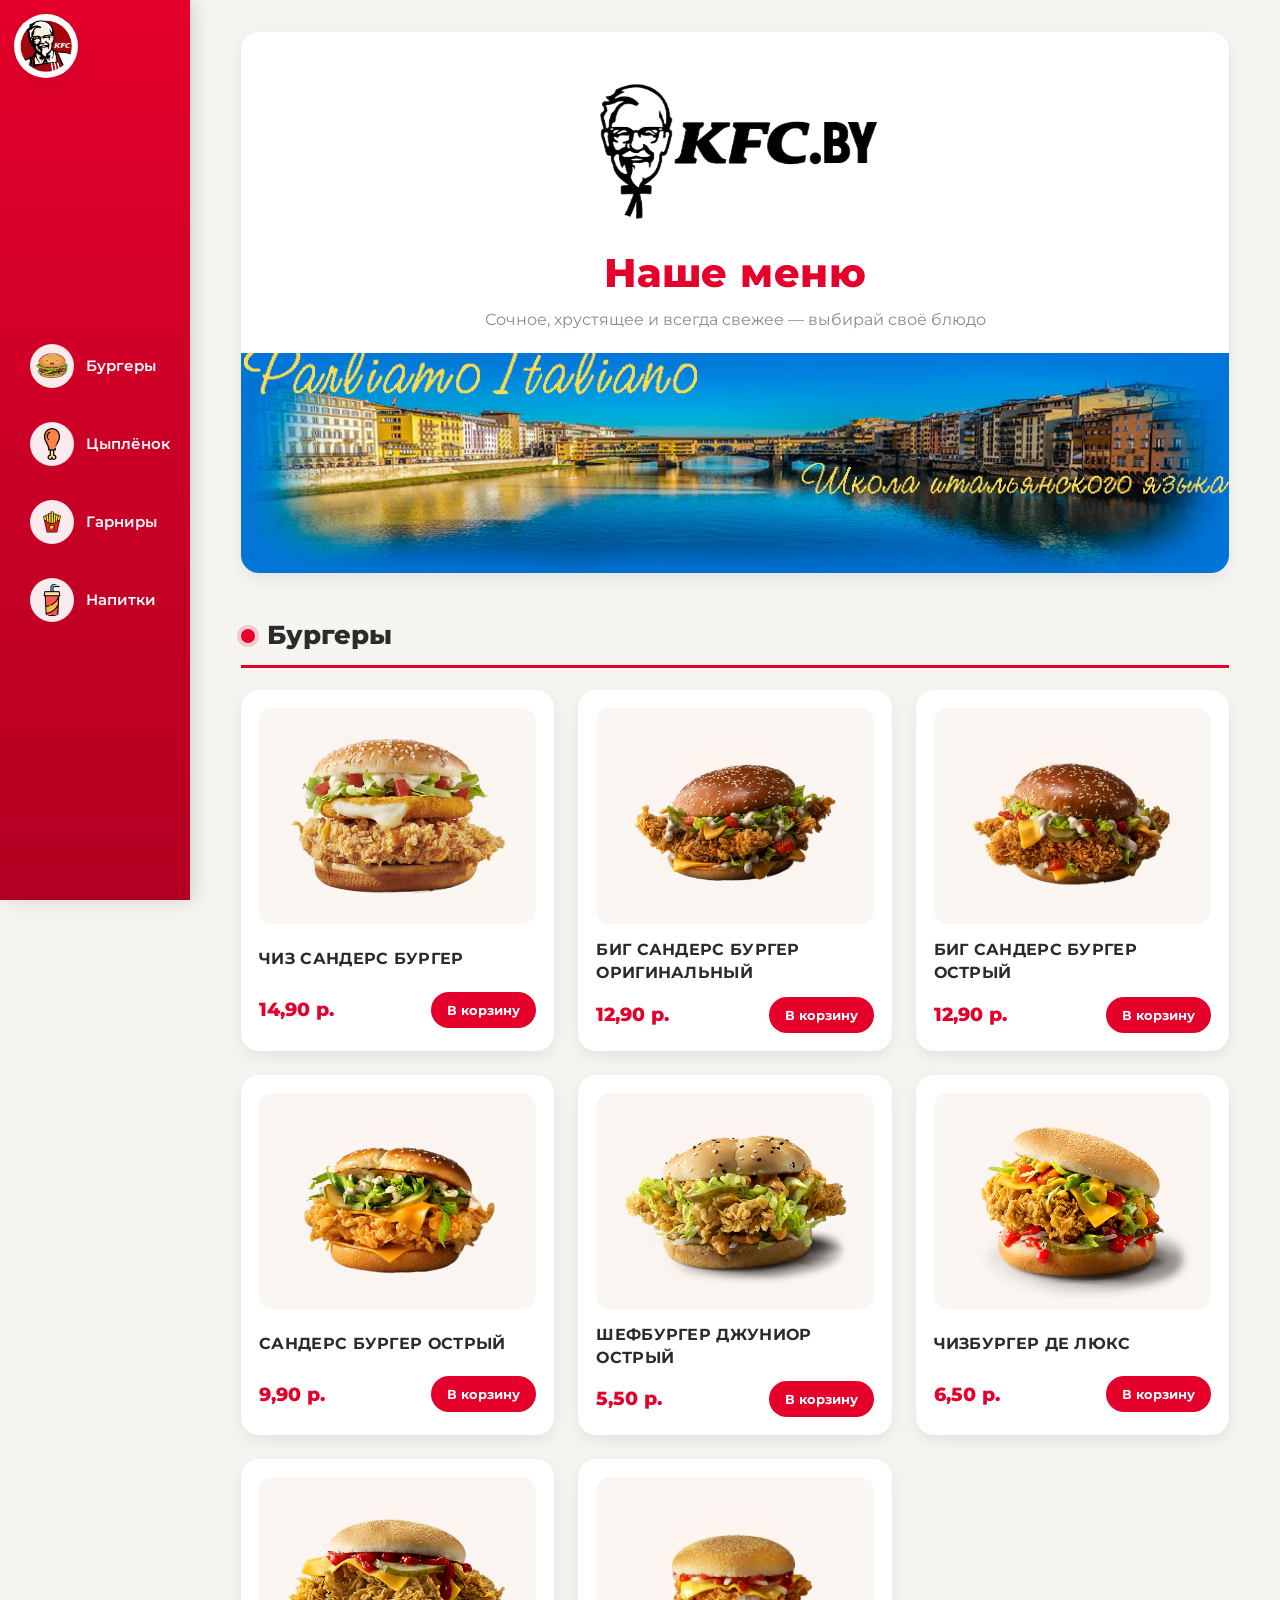
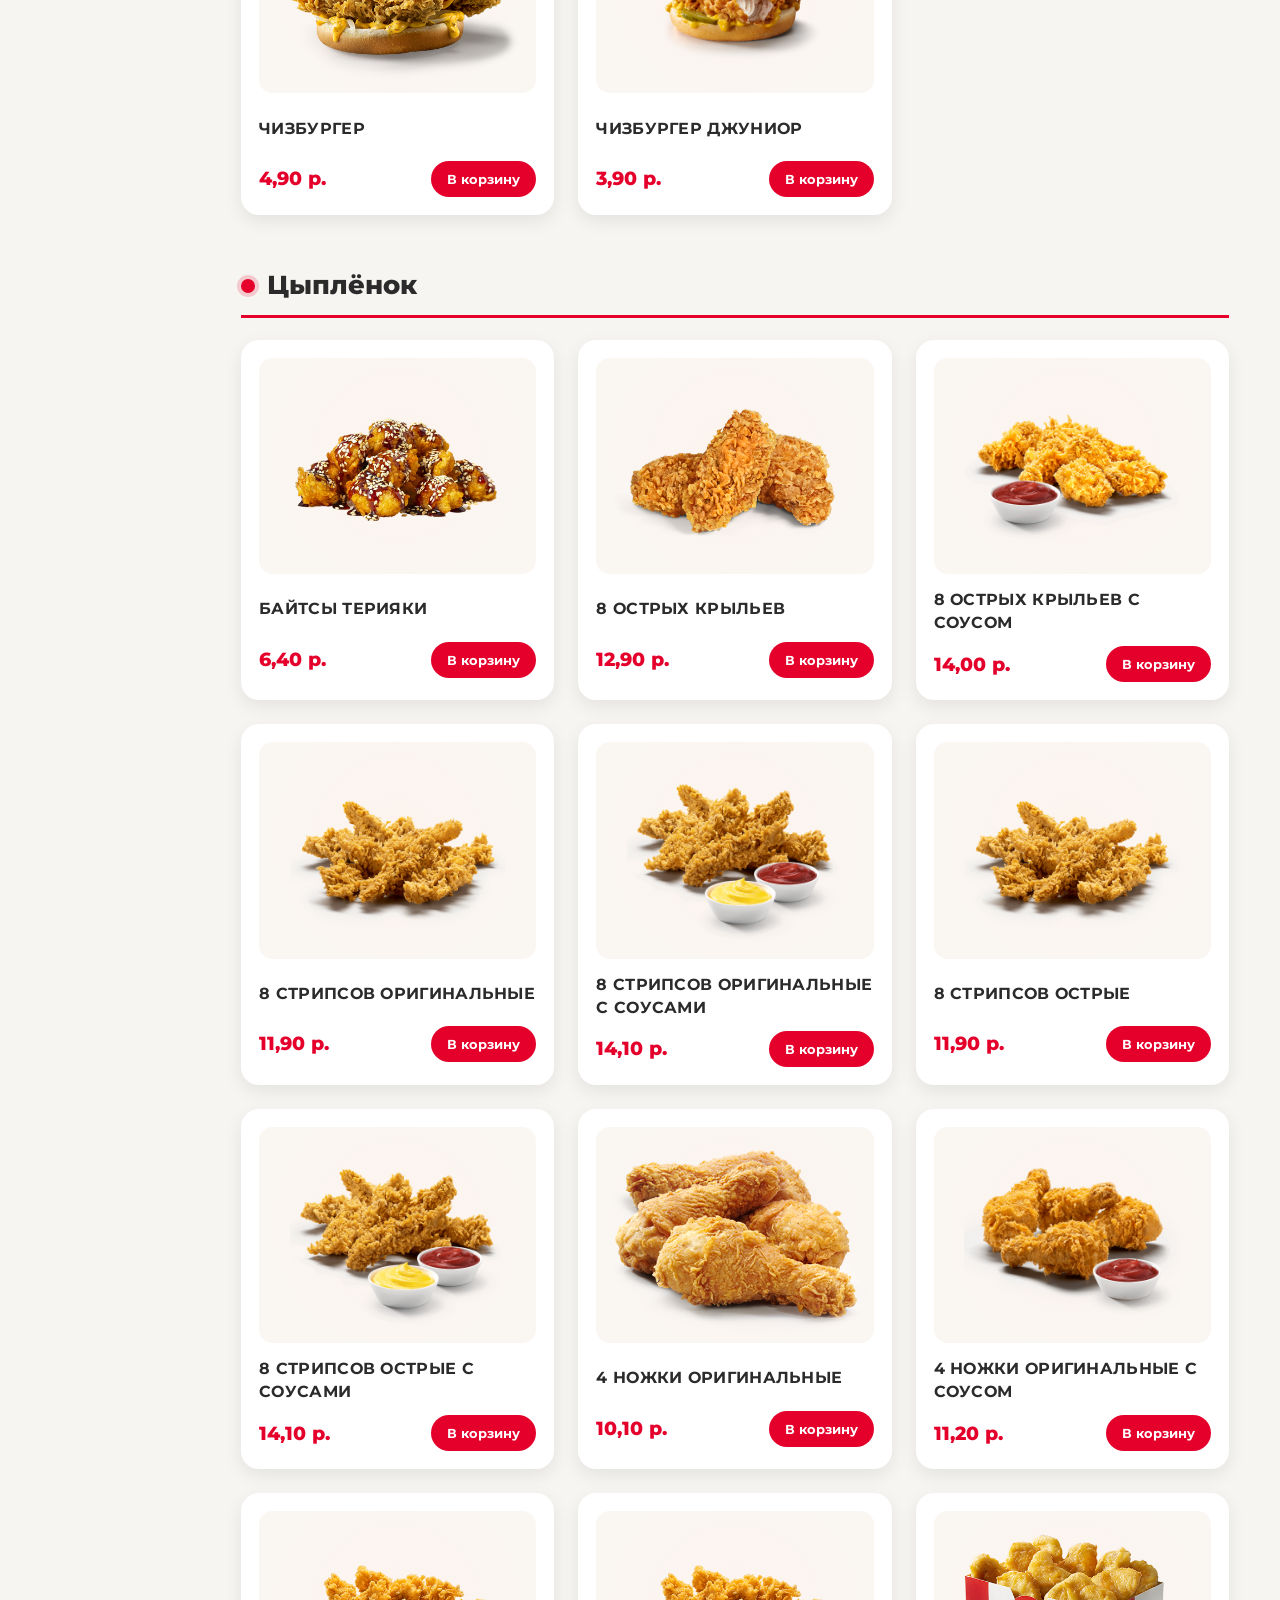
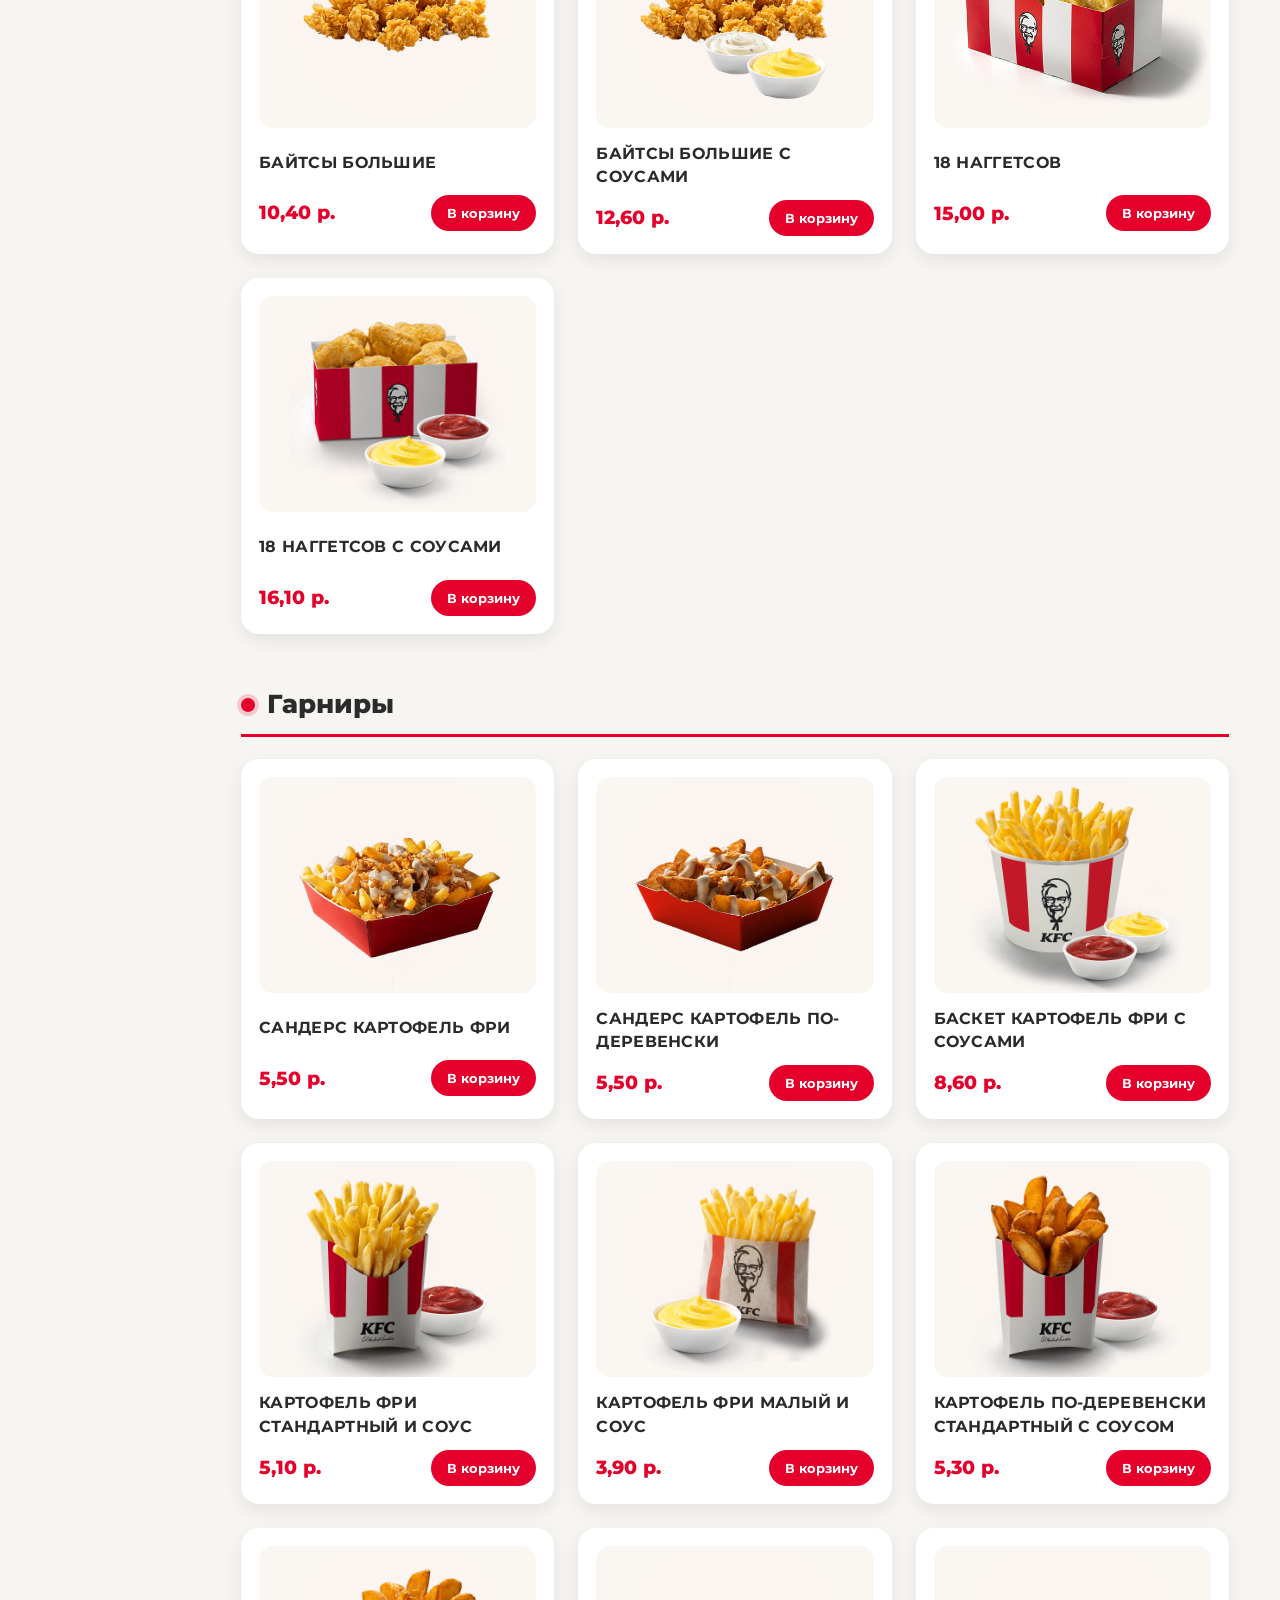
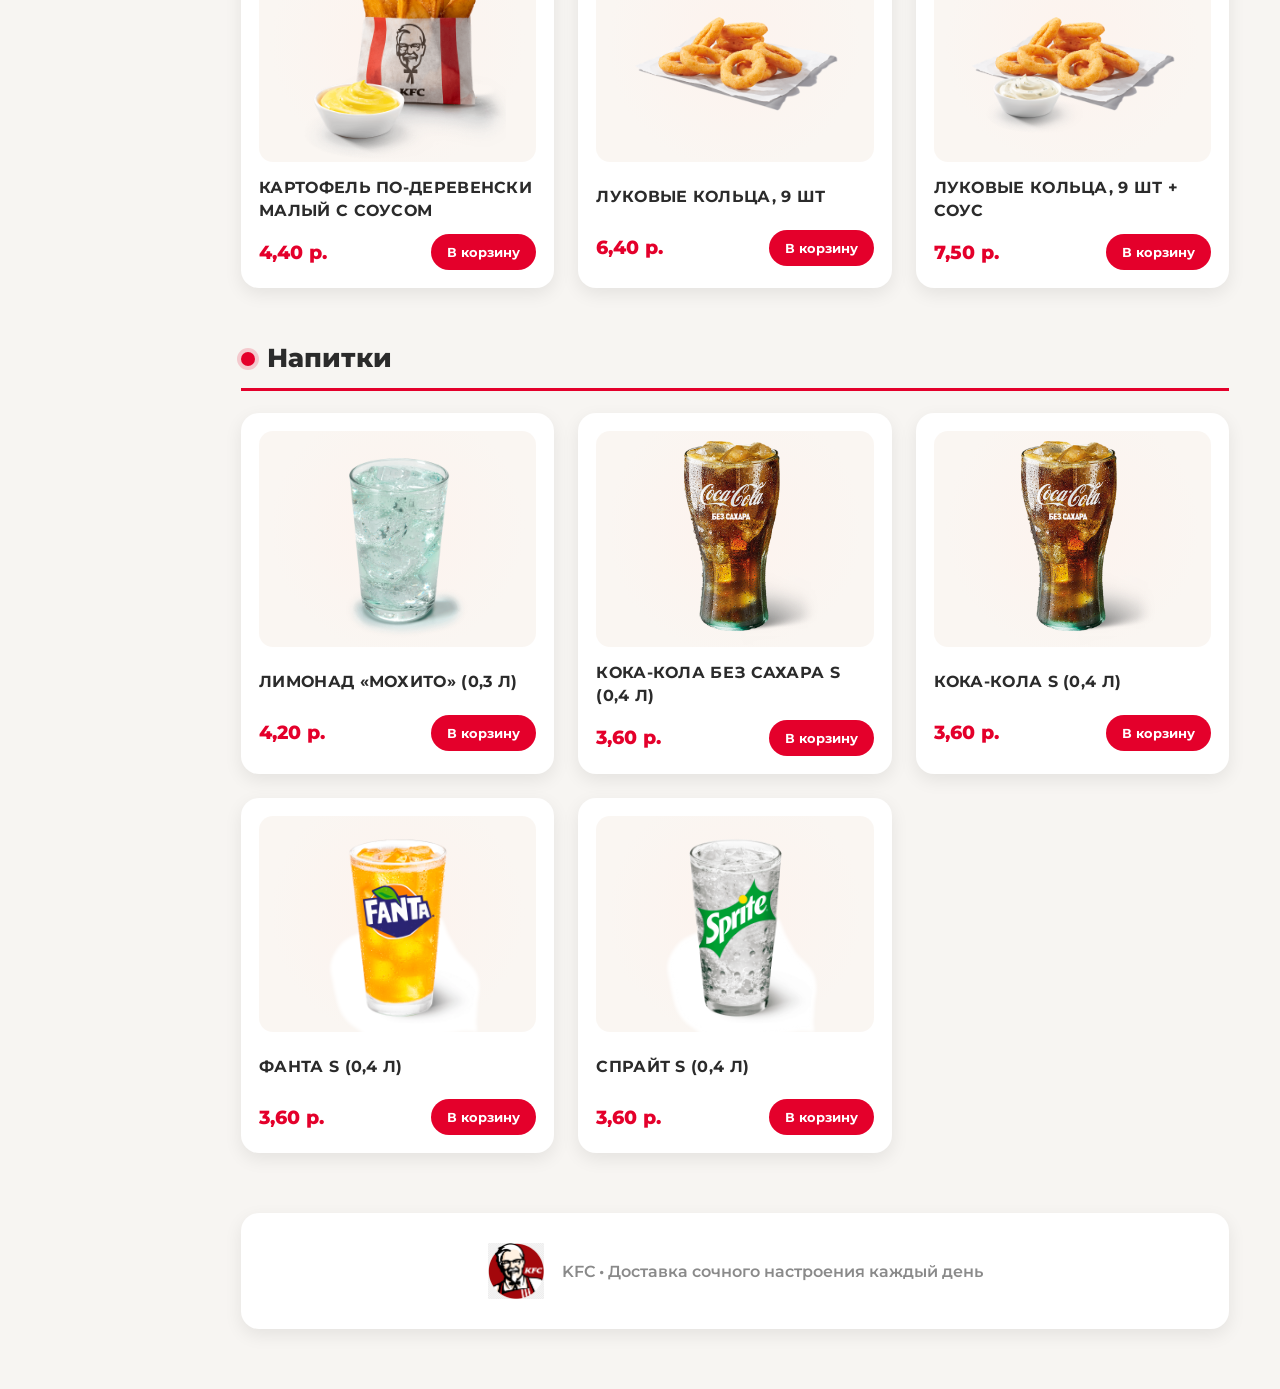
<file: index.html>
<!DOCTYPE html>
<html lang="ru">
<head>
    <meta charset="UTF-8">
    <meta name="viewport" content="width=device-width, initial-scale=1.0">
    <title>KFC — Меню</title>
    <link rel="icon" href="logo.png">
    <link rel="preconnect" href="https://fonts.googleapis.com">
    <link rel="preconnect" href="https://fonts.gstatic.com" crossorigin>
    <link href="https://fonts.googleapis.com/css2?family=Montserrat:wght@500;600;700;800&display=swap" rel="stylesheet">
    <link rel="stylesheet" href="style.css">
</head>
<body>

    <!-- Логотип слева сверху -->
    <a href="#" class="corner-logo" aria-label="KFC — на главную">
        <img src="LOGOf.png" alt="Логотип KFC">
    </a>

    <!-- Боковая панель навигации -->
    <nav class="sidebar" aria-label="Категории меню">
        <a href="#burger" class="side-link" title="Бургеры">
            <img src="burger.png" alt="Иконка бургеров">
            <span>Бургеры</span>
        </a>
        <a href="#chicken" class="side-link" title="Цыплёнок">
            <img src="chicken.png" alt="Иконка цыплёнка">
            <span>Цыплёнок</span>
        </a>
        <a href="#potato" class="side-link" title="Гарниры">
            <img src="potato0.png" alt="Иконка картофеля">
            <span>Гарниры</span>
        </a>
        <a href="#drinks" class="side-link" title="Напитки">
            <img src="coke.png" alt="Иконка напитков">
            <span>Напитки</span>
        </a>
    </nav>

    <main class="content">

        <!-- Шапка -->
        <header class="hero">
            <div class="hero-inner">
                <img class="hero-logo" src="KFC(logo2).png" alt="KFC">
                <h1>Наше меню</h1>
                <p class="hero-sub">Сочное, хрустящее и всегда свежее — выбирай своё блюдо</p>
            </div>
            <img class="hero-photo" src="header.jpg" alt="" aria-hidden="true">
        </header>

        <!-- Бургеры -->
        <section id="burger" class="menu-section">
            <h2 class="section-title"><span class="dot"></span>Бургеры</h2>
            <ul class="grid">
                <li class="card">
                    <div class="card-img"><img src="BURGER1.png" alt="Чиз Сандерс бургер" loading="lazy"></div>
                    <h3 class="card-name">Чиз Сандерс бургер</h3>
                    <div class="card-bottom">
                        <span class="price">14,90 р.</span>
                        <button class="btn" type="button">В корзину</button>
                    </div>
                </li>
                <li class="card">
                    <div class="card-img"><img src="BURGER2.png" alt="Биг Сандерс бургер оригинальный" loading="lazy"></div>
                    <h3 class="card-name">Биг Сандерс бургер оригинальный</h3>
                    <div class="card-bottom">
                        <span class="price">12,90 р.</span>
                        <button class="btn" type="button">В корзину</button>
                    </div>
                </li>
                <li class="card">
                    <div class="card-img"><img src="BURGER3.png" alt="Биг Сандерс бургер острый" loading="lazy"></div>
                    <h3 class="card-name">Биг Сандерс бургер острый</h3>
                    <div class="card-bottom">
                        <span class="price">12,90 р.</span>
                        <button class="btn" type="button">В корзину</button>
                    </div>
                </li>
                <li class="card">
                    <div class="card-img"><img src="BURGER4.png" alt="Сандерс бургер острый" loading="lazy"></div>
                    <h3 class="card-name">Сандерс бургер острый</h3>
                    <div class="card-bottom">
                        <span class="price">9,90 р.</span>
                        <button class="btn" type="button">В корзину</button>
                    </div>
                </li>
                <li class="card">
                    <div class="card-img"><img src="BURGER5.png" alt="Шефбургер джуниор острый" loading="lazy"></div>
                    <h3 class="card-name">Шефбургер джуниор острый</h3>
                    <div class="card-bottom">
                        <span class="price">5,50 р.</span>
                        <button class="btn" type="button">В корзину</button>
                    </div>
                </li>
                <li class="card">
                    <div class="card-img"><img src="BURGER6.png" alt="Чизбургер де люкс" loading="lazy"></div>
                    <h3 class="card-name">Чизбургер де люкс</h3>
                    <div class="card-bottom">
                        <span class="price">6,50 р.</span>
                        <button class="btn" type="button">В корзину</button>
                    </div>
                </li>
                <li class="card">
                    <div class="card-img"><img src="BURGER7.png" alt="Чизбургер" loading="lazy"></div>
                    <h3 class="card-name">Чизбургер</h3>
                    <div class="card-bottom">
                        <span class="price">4,90 р.</span>
                        <button class="btn" type="button">В корзину</button>
                    </div>
                </li>
                <li class="card">
                    <div class="card-img"><img src="BURGER8.png" alt="Чизбургер джуниор" loading="lazy"></div>
                    <h3 class="card-name">Чизбургер джуниор</h3>
                    <div class="card-bottom">
                        <span class="price">3,90 р.</span>
                        <button class="btn" type="button">В корзину</button>
                    </div>
                </li>
            </ul>
        </section>

        <!-- Цыплёнок -->
        <section id="chicken" class="menu-section">
            <h2 class="section-title"><span class="dot"></span>Цыплёнок</h2>
            <ul class="grid">
                <li class="card">
                    <div class="card-img"><img src="CHIKEN1.png" alt="Байтсы Терияки" loading="lazy"></div>
                    <h3 class="card-name">Байтсы Терияки</h3>
                    <div class="card-bottom">
                        <span class="price">6,40 р.</span>
                        <button class="btn" type="button">В корзину</button>
                    </div>
                </li>
                <li class="card">
                    <div class="card-img"><img src="CHIKEN2.png" alt="8 острых крыльев" loading="lazy"></div>
                    <h3 class="card-name">8 острых крыльев</h3>
                    <div class="card-bottom">
                        <span class="price">12,90 р.</span>
                        <button class="btn" type="button">В корзину</button>
                    </div>
                </li>
                <li class="card">
                    <div class="card-img"><img src="CHIKEN3.png" alt="8 острых крыльев с соусом" loading="lazy"></div>
                    <h3 class="card-name">8 острых крыльев с соусом</h3>
                    <div class="card-bottom">
                        <span class="price">14,00 р.</span>
                        <button class="btn" type="button">В корзину</button>
                    </div>
                </li>
                <li class="card">
                    <div class="card-img"><img src="CHIKEN4.png" alt="8 стрипсов оригинальные" loading="lazy"></div>
                    <h3 class="card-name">8 стрипсов оригинальные</h3>
                    <div class="card-bottom">
                        <span class="price">11,90 р.</span>
                        <button class="btn" type="button">В корзину</button>
                    </div>
                </li>
                <li class="card">
                    <div class="card-img"><img src="CHIKEN5.png" alt="8 стрипсов оригинальные с соусами" loading="lazy"></div>
                    <h3 class="card-name">8 стрипсов оригинальные с соусами</h3>
                    <div class="card-bottom">
                        <span class="price">14,10 р.</span>
                        <button class="btn" type="button">В корзину</button>
                    </div>
                </li>
                <li class="card">
                    <div class="card-img"><img src="CHIKEN4.png" alt="8 стрипсов острые" loading="lazy"></div>
                    <h3 class="card-name">8 стрипсов острые</h3>
                    <div class="card-bottom">
                        <span class="price">11,90 р.</span>
                        <button class="btn" type="button">В корзину</button>
                    </div>
                </li>
                <li class="card">
                    <div class="card-img"><img src="CHIKEN5.png" alt="8 стрипсов острые с соусами" loading="lazy"></div>
                    <h3 class="card-name">8 стрипсов острые с соусами</h3>
                    <div class="card-bottom">
                        <span class="price">14,10 р.</span>
                        <button class="btn" type="button">В корзину</button>
                    </div>
                </li>
                <li class="card">
                    <div class="card-img"><img src="CHIKEN6.png" alt="4 ножки оригинальные" loading="lazy"></div>
                    <h3 class="card-name">4 ножки оригинальные</h3>
                    <div class="card-bottom">
                        <span class="price">10,10 р.</span>
                        <button class="btn" type="button">В корзину</button>
                    </div>
                </li>
                <li class="card">
                    <div class="card-img"><img src="CHIKEN7.png" alt="4 ножки оригинальные с соусом" loading="lazy"></div>
                    <h3 class="card-name">4 ножки оригинальные с соусом</h3>
                    <div class="card-bottom">
                        <span class="price">11,20 р.</span>
                        <button class="btn" type="button">В корзину</button>
                    </div>
                </li>
                <li class="card">
                    <div class="card-img"><img src="CHIKEN8.png" alt="Байтсы большие" loading="lazy"></div>
                    <h3 class="card-name">Байтсы большие</h3>
                    <div class="card-bottom">
                        <span class="price">10,40 р.</span>
                        <button class="btn" type="button">В корзину</button>
                    </div>
                </li>
                <li class="card">
                    <div class="card-img"><img src="CHIKEN9.png" alt="Байтсы большие с соусами" loading="lazy"></div>
                    <h3 class="card-name">Байтсы большие с соусами</h3>
                    <div class="card-bottom">
                        <span class="price">12,60 р.</span>
                        <button class="btn" type="button">В корзину</button>
                    </div>
                </li>
                <li class="card">
                    <div class="card-img"><img src="CHIKEN10.png" alt="18 наггетсов" loading="lazy"></div>
                    <h3 class="card-name">18 наггетсов</h3>
                    <div class="card-bottom">
                        <span class="price">15,00 р.</span>
                        <button class="btn" type="button">В корзину</button>
                    </div>
                </li>
                <li class="card">
                    <div class="card-img"><img src="CHIKEN11.png" alt="18 наггетсов с соусами" loading="lazy"></div>
                    <h3 class="card-name">18 наггетсов с соусами</h3>
                    <div class="card-bottom">
                        <span class="price">16,10 р.</span>
                        <button class="btn" type="button">В корзину</button>
                    </div>
                </li>
            </ul>
        </section>

        <!-- Гарниры -->
        <section id="potato" class="menu-section">
            <h2 class="section-title"><span class="dot"></span>Гарниры</h2>
            <ul class="grid">
                <li class="card">
                    <div class="card-img"><img src="POTATO1.png" alt="Сандерс картофель фри" loading="lazy"></div>
                    <h3 class="card-name">Сандерс картофель фри</h3>
                    <div class="card-bottom">
                        <span class="price">5,50 р.</span>
                        <button class="btn" type="button">В корзину</button>
                    </div>
                </li>
                <li class="card">
                    <div class="card-img"><img src="POTATO2.png" alt="Сандерс картофель по-деревенски" loading="lazy"></div>
                    <h3 class="card-name">Сандерс картофель по-деревенски</h3>
                    <div class="card-bottom">
                        <span class="price">5,50 р.</span>
                        <button class="btn" type="button">В корзину</button>
                    </div>
                </li>
                <li class="card">
                    <div class="card-img"><img src="POTATO3.png" alt="Баскет картофель фри с соусами" loading="lazy"></div>
                    <h3 class="card-name">Баскет картофель фри с соусами</h3>
                    <div class="card-bottom">
                        <span class="price">8,60 р.</span>
                        <button class="btn" type="button">В корзину</button>
                    </div>
                </li>
                <li class="card">
                    <div class="card-img"><img src="POTATO4.png" alt="Картофель фри стандартный и соус" loading="lazy"></div>
                    <h3 class="card-name">Картофель фри стандартный и соус</h3>
                    <div class="card-bottom">
                        <span class="price">5,10 р.</span>
                        <button class="btn" type="button">В корзину</button>
                    </div>
                </li>
                <li class="card">
                    <div class="card-img"><img src="POTATO5.png" alt="Картофель фри малый и соус" loading="lazy"></div>
                    <h3 class="card-name">Картофель фри малый и соус</h3>
                    <div class="card-bottom">
                        <span class="price">3,90 р.</span>
                        <button class="btn" type="button">В корзину</button>
                    </div>
                </li>
                <li class="card">
                    <div class="card-img"><img src="POTATO6.png" alt="Картофель по-деревенски стандартный с соусом" loading="lazy"></div>
                    <h3 class="card-name">Картофель по-деревенски стандартный с соусом</h3>
                    <div class="card-bottom">
                        <span class="price">5,30 р.</span>
                        <button class="btn" type="button">В корзину</button>
                    </div>
                </li>
                <li class="card">
                    <div class="card-img"><img src="POTATO7.png" alt="Картофель по-деревенски малый с соусом" loading="lazy"></div>
                    <h3 class="card-name">Картофель по-деревенски малый с соусом</h3>
                    <div class="card-bottom">
                        <span class="price">4,40 р.</span>
                        <button class="btn" type="button">В корзину</button>
                    </div>
                </li>
                <li class="card">
                    <div class="card-img"><img src="POTATO8.png" alt="Луковые кольца 9 шт" loading="lazy"></div>
                    <h3 class="card-name">Луковые кольца, 9 шт</h3>
                    <div class="card-bottom">
                        <span class="price">6,40 р.</span>
                        <button class="btn" type="button">В корзину</button>
                    </div>
                </li>
                <li class="card">
                    <div class="card-img"><img src="POTATO9.png" alt="Луковые кольца 9 шт с соусом" loading="lazy"></div>
                    <h3 class="card-name">Луковые кольца, 9 шт + соус</h3>
                    <div class="card-bottom">
                        <span class="price">7,50 р.</span>
                        <button class="btn" type="button">В корзину</button>
                    </div>
                </li>
            </ul>
        </section>

        <!-- Напитки -->
        <section id="drinks" class="menu-section">
            <h2 class="section-title"><span class="dot"></span>Напитки</h2>
            <ul class="grid">
                <li class="card">
                    <div class="card-img"><img src="COKE1.png" alt="Лимонад Мохито 0,3 л" loading="lazy"></div>
                    <h3 class="card-name">Лимонад «Мохито» (0,3 л)</h3>
                    <div class="card-bottom">
                        <span class="price">4,20 р.</span>
                        <button class="btn" type="button">В корзину</button>
                    </div>
                </li>
                <li class="card">
                    <div class="card-img"><img src="COKE2.png" alt="Кока-Кола без сахара S 0,4 л" loading="lazy"></div>
                    <h3 class="card-name">Кока-Кола без сахара S (0,4 л)</h3>
                    <div class="card-bottom">
                        <span class="price">3,60 р.</span>
                        <button class="btn" type="button">В корзину</button>
                    </div>
                </li>
                <li class="card">
                    <div class="card-img"><img src="COKE2.png" alt="Кока-Кола S 0,4 л" loading="lazy"></div>
                    <h3 class="card-name">Кока-Кола S (0,4 л)</h3>
                    <div class="card-bottom">
                        <span class="price">3,60 р.</span>
                        <button class="btn" type="button">В корзину</button>
                    </div>
                </li>
                <li class="card">
                    <div class="card-img"><img src="COKE3.png" alt="Фанта S 0,4 л" loading="lazy"></div>
                    <h3 class="card-name">Фанта S (0,4 л)</h3>
                    <div class="card-bottom">
                        <span class="price">3,60 р.</span>
                        <button class="btn" type="button">В корзину</button>
                    </div>
                </li>
                <li class="card">
                    <div class="card-img"><img src="COKE4.png" alt="Спрайт S 0,4 л" loading="lazy"></div>
                    <h3 class="card-name">Спрайт S (0,4 л)</h3>
                    <div class="card-bottom">
                        <span class="price">3,60 р.</span>
                        <button class="btn" type="button">В корзину</button>
                    </div>
                </li>
            </ul>
        </section>

        <footer class="footer">
            <img src="logo.png" alt="Логотип KFC">
            <p>KFC • Доставка сочного настроения каждый день</p>
        </footer>

    </main>

</body>
</html>
</file>
<file: style.css>
/* ============ KFC Menu — стили ============ */

:root {
    --kfc-red: #e4002b;
    --kfc-red-dark: #b30022;
    --bg: #f7f5f2;
    --card-bg: #ffffff;
    --text: #2b2b2b;
    --muted: #8a8a8a;
    --radius: 18px;
    --shadow: 0 6px 18px rgba(0, 0, 0, .08);
    --shadow-hover: 0 14px 30px rgba(228, 0, 43, .18);
    --sidebar-w: 190px;
}

* { margin: 0; padding: 0; box-sizing: border-box; }

html { scroll-behavior: smooth; }

body {
    font-family: 'Montserrat', 'Segoe UI', Arial, sans-serif;
    background: var(--bg);
    color: var(--text);
    line-height: 1.45;
}

img { display: block; max-width: 100%; }

/* ---------- Логотип в углу ---------- */
.corner-logo {
    position: fixed;
    top: 14px;
    left: 14px;
    z-index: 100;
    width: 64px;
    height: 64px;
    border-radius: 50%;
    background: #fff;
    box-shadow: var(--shadow);
    display: flex;
    align-items: center;
    justify-content: center;
    overflow: hidden;
    transition: transform .25s ease, box-shadow .25s ease;
}
.corner-logo img { width: 52px; height: 52px; object-fit: contain; }
.corner-logo:hover { transform: scale(1.08) rotate(-4deg); box-shadow: var(--shadow-hover); }

/* ---------- Боковая панель ---------- */
.sidebar {
    position: fixed;
    top: 0;
    left: 0;
    width: var(--sidebar-w);
    height: 100vh;
    background: linear-gradient(180deg, var(--kfc-red) 0%, var(--kfc-red-dark) 100%);
    display: flex;
    flex-direction: column;
    justify-content: center;
    gap: 14px;
    padding: 90px 16px 24px;
    z-index: 90;
    box-shadow: 4px 0 20px rgba(0, 0, 0, .15);
}

.side-link {
    display: flex;
    align-items: center;
    gap: 12px;
    padding: 10px 14px;
    border-radius: 14px;
    text-decoration: none;
    color: #fff;
    font-weight: 600;
    font-size: 15px;
    transition: background .2s ease, transform .2s ease;
}
.side-link img {
    width: 44px;
    height: 44px;
    object-fit: contain;
    background: rgba(255, 255, 255, .92);
    border-radius: 50%;
    padding: 6px;
    transition: transform .2s ease;
}
.side-link:hover { background: rgba(255, 255, 255, .16); transform: translateX(4px); }
.side-link:hover img { transform: scale(1.1) rotate(6deg); }

/* ---------- Контент ---------- */
.content {
    margin-left: var(--sidebar-w);
    padding: 32px clamp(20px, 4vw, 56px) 60px;
    max-width: 1400px;
}

/* ---------- Шапка ---------- */
.hero {
    background: #fff;
    border-radius: var(--radius);
    box-shadow: var(--shadow);
    overflow: hidden;
    margin-bottom: 44px;
}
.hero-inner {
    padding: 34px 30px 22px;
    text-align: center;
}
.hero-logo {
    width: min(320px, 70%);
    margin: 0 auto 10px;
    object-fit: contain;
}
.hero h1 {
    font-size: clamp(26px, 3.4vw, 40px);
    font-weight: 800;
    color: var(--kfc-red);
    letter-spacing: .5px;
}
.hero-sub {
    color: var(--muted);
    font-size: 16px;
    margin-top: 6px;
}
.hero-photo {
    width: 100%;
    height: 220px;
    object-fit: cover;
    object-position: center;
}

/* ---------- Секции меню ---------- */
.menu-section { margin-bottom: 52px; scroll-margin-top: 24px; }

.section-title {
    display: flex;
    align-items: center;
    gap: 12px;
    font-size: 26px;
    font-weight: 800;
    margin-bottom: 22px;
    padding-bottom: 10px;
    border-bottom: 3px solid var(--kfc-red);
}
.section-title .dot {
    width: 14px;
    height: 14px;
    border-radius: 50%;
    background: var(--kfc-red);
    box-shadow: 0 0 0 4px rgba(228, 0, 43, .18);
}

.grid {
    list-style: none;
    display: grid;
    grid-template-columns: repeat(auto-fill, minmax(260px, 1fr));
    gap: 24px;
}

/* ---------- Карточка блюда ---------- */
.card {
    background: var(--card-bg);
    border-radius: var(--radius);
    box-shadow: var(--shadow);
    padding: 18px;
    display: flex;
    flex-direction: column;
    transition: transform .25s ease, box-shadow .25s ease;
}
.card:hover {
    transform: translateY(-6px);
    box-shadow: var(--shadow-hover);
}

.card-img {
    aspect-ratio: 1 / .78;
    display: flex;
    align-items: center;
    justify-content: center;
    background: radial-gradient(circle at 50% 45%, #fdf3ee 0%, #faf6f2 70%);
    border-radius: 14px;
    overflow: hidden;
    margin-bottom: 14px;
}
.card-img img {
    max-height: 100%;
    width: auto;
    object-fit: contain;
    transition: transform .3s ease;
}
.card:hover .card-img img { transform: scale(1.07) rotate(-2deg); }

.card-name {
    font-size: 16px;
    font-weight: 700;
    min-height: 2.6em;
    display: flex;
    align-items: center;
    text-transform: uppercase;
    letter-spacing: .3px;
}

.card-bottom {
    display: flex;
    align-items: center;
    justify-content: space-between;
    gap: 10px;
    margin-top: 12px;
}

.price {
    font-size: 19px;
    font-weight: 800;
    color: var(--kfc-red);
    white-space: nowrap;
}

.btn {
    border: none;
    cursor: pointer;
    font-family: inherit;
    font-weight: 700;
    font-size: 13px;
    color: #fff;
    background: var(--kfc-red);
    padding: 10px 16px;
    border-radius: 999px;
    transition: background .2s ease, transform .15s ease, box-shadow .2s ease;
}
.btn:hover {
    background: var(--kfc-red-dark);
    transform: translateY(-2px);
    box-shadow: 0 6px 14px rgba(228, 0, 43, .35);
}
.btn:active { transform: translateY(0) scale(.96); }

/* ---------- Футер ---------- */
.footer {
    margin-top: 60px;
    padding: 30px 20px;
    background: #fff;
    border-radius: var(--radius);
    box-shadow: var(--shadow);
    display: flex;
    align-items: center;
    justify-content: center;
    gap: 18px;
    flex-wrap: wrap;
    color: var(--muted);
    font-weight: 600;
}
.footer img { width: 56px; height: 56px; object-fit: contain; }

/* ---------- Адаптивность ---------- */
@media (max-width: 900px) {
    :root { --sidebar-w: 84px; }
    .side-link span { display: none; }
    .side-link { justify-content: center; padding: 10px; }
    .hero-photo { height: 160px; }
}

@media (max-width: 560px) {
    .content { padding: 20px 14px 40px; }
    .grid { grid-template-columns: 1fr 1fr; gap: 14px; }
    .card { padding: 12px; }
    .card-name { font-size: 13px; min-height: 3em; }
    .price { font-size: 15px; }
    .btn { padding: 8px 10px; font-size: 11px; }
}

@media (max-width: 400px) {
    .grid { grid-template-columns: 1fr; }
}
</file>
